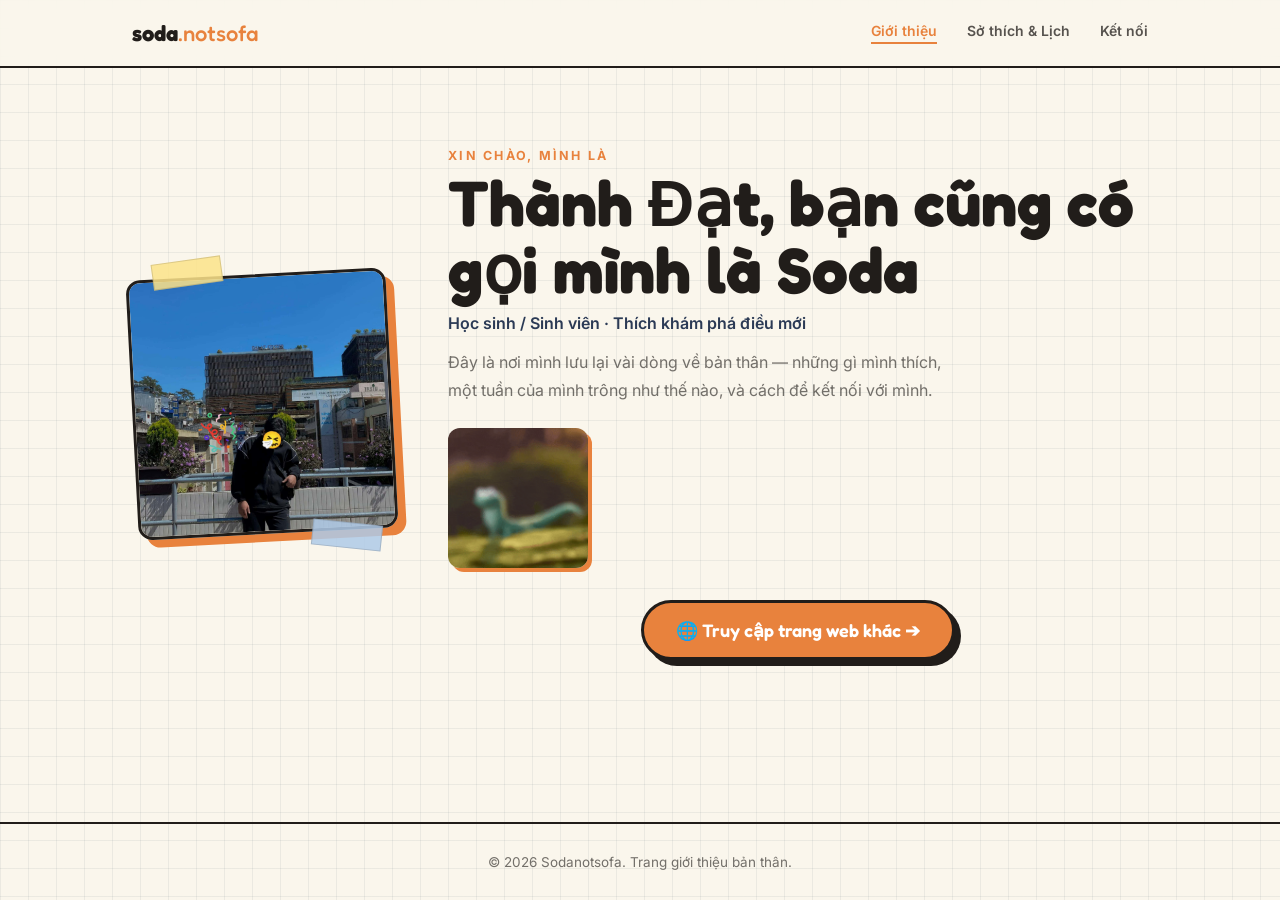
<file: index.html>
<!DOCTYPE html>
<html lang="vi">
<head>
<meta charset="UTF-8">
<meta name="viewport" content="width=device-width, initial-scale=1.0">
<title>Giới thiệu — LÊ VĂN THÀNH ĐẠT</title>
<link rel="preconnect" href="https://fonts.googleapis.com">
<link href="https://fonts.googleapis.com/css2?family=Fredoka:wght@500;600;700&family=Inter:wght@400;500;600;700&display=swap" rel="stylesheet">
<link rel="stylesheet" href="css/style.css">
</head>
<body>

<header id="site-header">
  <nav>
    <div class="logo">soda<span>.notsofa</span></div>
    <div class="nav-links">
      <a href="index.html" class="active">Giới thiệu</a>
      <a href="about.html">Sở thích & Lịch</a>
      <a href="contact.html">Kết nối</a>
    </div>
  </nav>
</header>

<main>
  <section class="hero" id="about">
    <div class="wrap hero-grid">
      <div class="avatar-wrap reveal">
        <div class="tape tape-1"></div>
        <div class="tape tape-2"></div>
        <div class="photo-frame avatar">
          <img src="images/avatar.jpg" alt="Ảnh đại diện Thành Đạt" onerror="this.style.display='none'">
          <div class="ph-fallback">
            <svg viewBox="0 0 24 24" fill="none" stroke="currentColor" stroke-width="1.4"><circle cx="12" cy="8" r="4"/><path d="M4 21c0-4.4 3.6-7 8-7s8 2.6 8 7"/></svg>
            <span>images/avatar.jpg</span>
          </div>
        </div>
      </div>
      <div class="hero-copy reveal">
        <div class="eyebrow">Xin chào, mình là</div>
        <h1>Thành Đạt, bạn cũng có gọi mình là Soda</h1>
        <p class="role">Học sinh / Sinh viên · Thích khám phá điều mới</p>
        <p class="bio">Đây là nơi mình lưu lại vài dòng về bản thân — những gì mình thích, một tuần của mình trông như thế nào, và cách để kết nối với mình.</p>
<img src="images/Lizard Hello GIF.gif" alt="Lizard vẫy tay chào" style="width: 140px; border-radius: 12px; margin-top: 24px; box-shadow: 4px 4px 0 var(--accent);">
<div style="margin-top: 32px; text-align: center;">
    <a href="https://alislee2544.github.io/my-portfolio./" target="_blank" class="btn-primary">
        🌐 Truy cập trang web khác ➔
    </a>
</div>
      </div>
    </div>
  </section>
</main>

<footer>
  <div class="wrap">
    <span>© 2026 Sodanotsofa. Trang giới thiệu bản thân.</span>
  </div>
</footer>

<script src="js/script.js"></script>
</body>
</html>
</file>
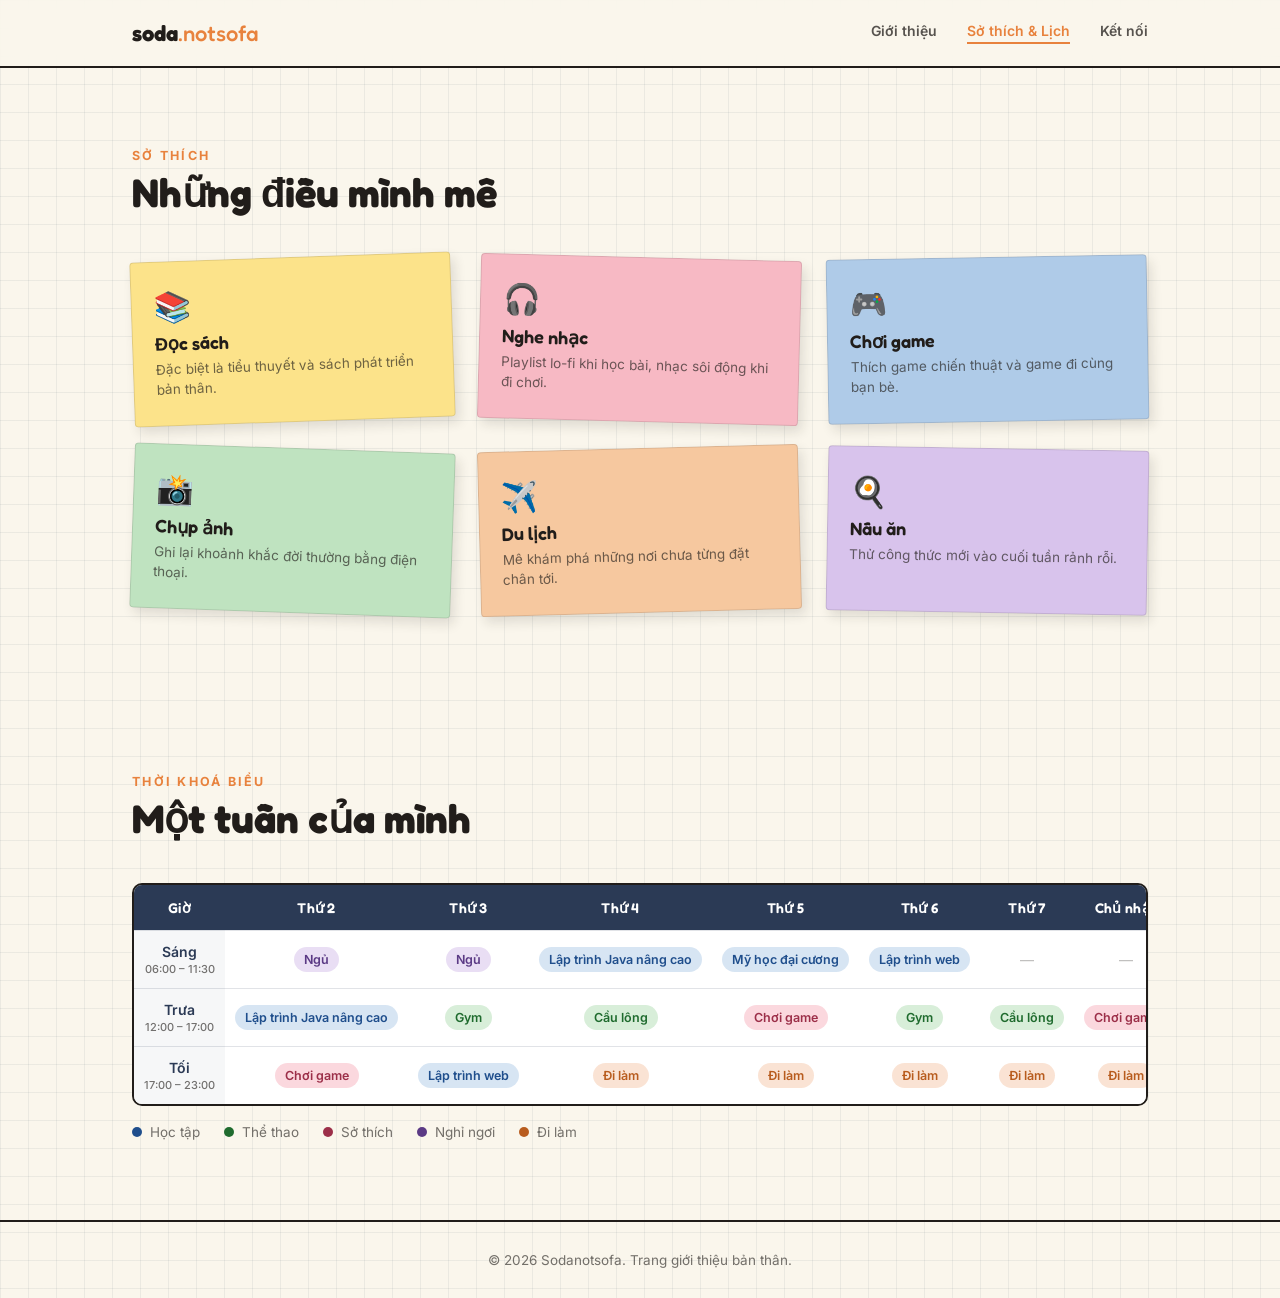
<file: about.html>
<!DOCTYPE html>
<html lang="vi">
<head>
<meta charset="UTF-8">
<meta name="viewport" content="width=device-width, initial-scale=1.0">
<title>Sở thích & Lịch — LÊ VĂN THÀNH ĐẠT</title>
<link rel="preconnect" href="https://fonts.googleapis.com">
<link href="https://fonts.googleapis.com/css2?family=Fredoka:wght@500;600;700&family=Inter:wght@400;500;600;700&display=swap" rel="stylesheet">
<link rel="stylesheet" href="css/style.css">
</head>
<body>

<header id="site-header">
  <nav>
    <div class="logo">soda<span>.notsofa</span></div>
    <div class="nav-links">
      <a href="index.html">Giới thiệu</a>
      <a href="about.html" class="active">Sở thích & Lịch</a>
      <a href="contact.html">Kết nối</a>
    </div>
  </nav>
</header>

<main>
  <section class="hobbies" id="hobbies">
    <div class="wrap">
      <div class="sec-head reveal">
        <div class="eyebrow">Sở thích</div>
        <h2>Những điều mình mê</h2>
      </div>
      <div class="sticky-grid">
        <div class="sticky note-yellow reveal">
          <span class="sticky-emoji">📚</span>
          <h3>Đọc sách</h3>
          <p>Đặc biệt là tiểu thuyết và sách phát triển bản thân.</p>
        </div>
        <div class="sticky note-pink reveal">
          <span class="sticky-emoji">🎧</span>
          <h3>Nghe nhạc</h3>
          <p>Playlist lo-fi khi học bài, nhạc sôi động khi đi chơi.</p>
        </div>
        <div class="sticky note-blue reveal">
          <span class="sticky-emoji">🎮</span>
          <h3>Chơi game</h3>
          <p>Thích game chiến thuật và game đi cùng bạn bè.</p>
        </div>
        <div class="sticky note-green reveal">
          <span class="sticky-emoji">📸</span>
          <h3>Chụp ảnh</h3>
          <p>Ghi lại khoảnh khắc đời thường bằng điện thoại.</p>
        </div>
        <div class="sticky note-orange reveal">
          <span class="sticky-emoji">✈️</span>
          <h3>Du lịch</h3>
          <p>Mê khám phá những nơi chưa từng đặt chân tới.</p>
        </div>
        <div class="sticky note-purple reveal">
          <span class="sticky-emoji">🍳</span>
          <h3>Nấu ăn</h3>
          <p>Thử công thức mới vào cuối tuần rảnh rỗi.</p>
        </div>
      </div>
    </div>
  </section>

  <section class="schedule" id="schedule">
    <div class="wrap">
      <div class="sec-head reveal">
        <div class="eyebrow">Thời khoá biểu</div>
        <h2>Một tuần của mình</h2>
      </div>

      <div class="table-scroll reveal">
        <table class="timetable">
          <thead>
            <tr>
              <th>Giờ</th>
              <th>Thứ 2</th>
              <th>Thứ 3</th>
              <th>Thứ 4</th>
              <th>Thứ 5</th>
              <th>Thứ 6</th>
              <th>Thứ 7</th>
              <th>Chủ nhật</th>
            </tr>
          </thead>
          <tbody>
            <tr>
              <td class="time">Sáng<br><small>06:00 – 11:30</small></td>
              <td><span class="tag tag-rest">Ngủ</span></td>
              <td><span class="tag tag-rest">Ngủ</span></td>
              <td><span class="tag tag-study">Lập trình Java nâng cao</span></td>
              <td><span class="tag tag-study">Mỹ học đại cương</span></td>
              <td><span class="tag tag-study">Lập trình web</span></td>
              <td class="empty">—</td>
              <td class="empty">—</td>
            </tr>
            <tr>
              <td class="time">Trưa<br><small>12:00 – 17:00</small></td>
              <td><span class="tag tag-study">Lập trình Java nâng cao</span></td>
              <td><span class="tag tag-sport">Gym</span></td>
              <td><span class="tag tag-sport">Cầu lông</span></td>
              <td><span class="tag tag-hobby">Chơi game</span></td>
              <td><span class="tag tag-sport">Gym</span></td>
              <td><span class="tag tag-sport">Cầu lông</span></td>
              <td><span class="tag tag-hobby">Chơi game</span></td>
            </tr>
            <tr>
              <td class="time">Tối<br><small>17:00 – 23:00</small></td>
              <td><span class="tag tag-hobby">Chơi game</span></td>
              <td><span class="tag tag-study">Lập trình web</span></td>
              <td><span class="tag tag-work">Đi làm</span></td>
              <td><span class="tag tag-work">Đi làm</span></td>
              <td><span class="tag tag-work">Đi làm</span></td>
              <td><span class="tag tag-work">Đi làm</span></td>
              <td><span class="tag tag-work">Đi làm</span></td>
            </tr>
          </tbody>
        </table>
      </div>
      <div class="legend">
        <span><i class="dot tag-study"></i> Học tập</span>
        <span><i class="dot tag-sport"></i> Thể thao</span>
        <span><i class="dot tag-hobby"></i> Sở thích</span>
        <span><i class="dot tag-rest"></i> Nghỉ ngơi</span>
        <span><i class="dot tag-work"></i> Đi làm</span>
      </div>
    </div>
  </section>
</main>

<footer>
  <div class="wrap">
    <span>© 2026 Sodanotsofa. Trang giới thiệu bản thân.</span>
  </div>
</footer>

<script src="js/script.js"></script>
</body>
</html>
</file>
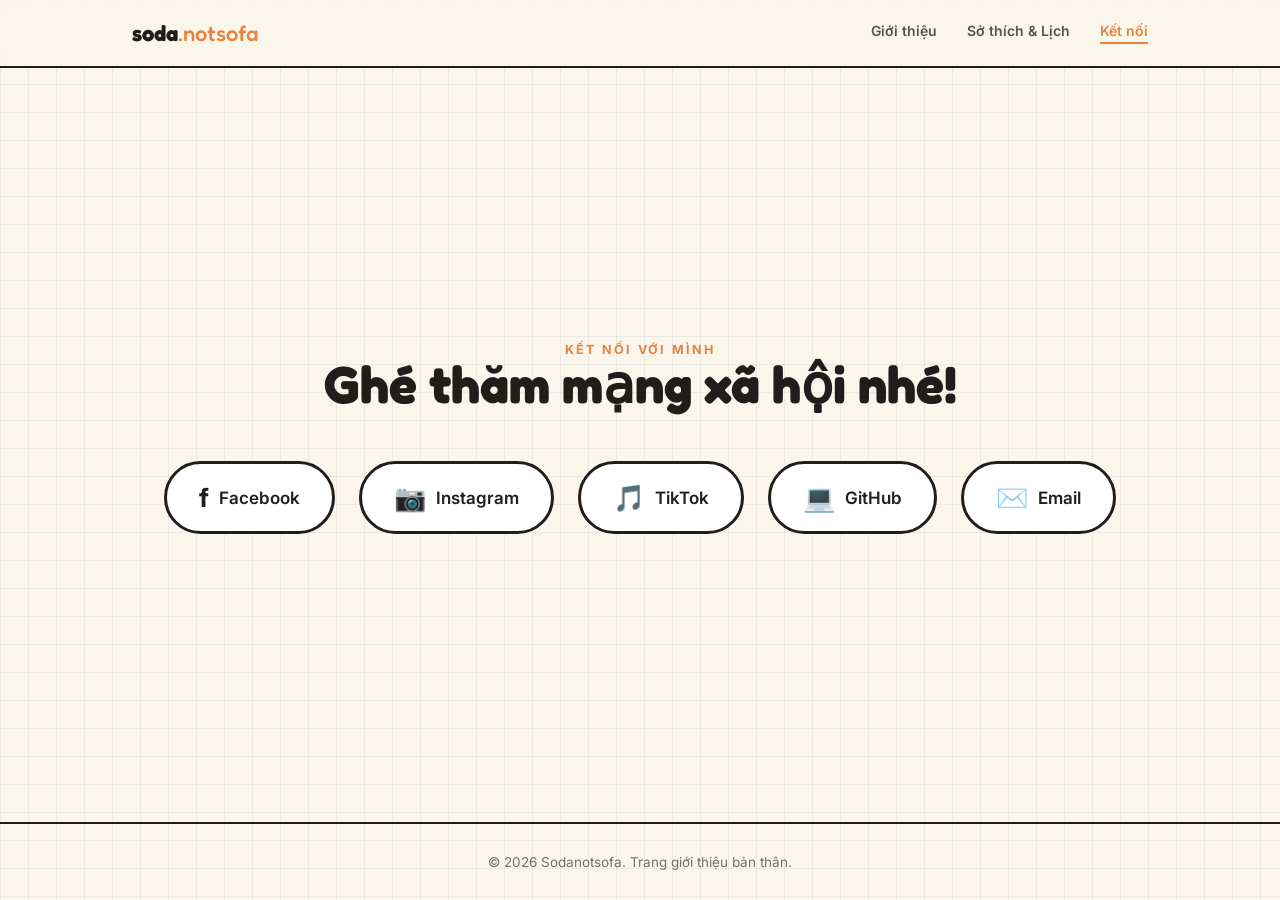
<file: contact.html>
<!DOCTYPE html>
<html lang="vi">
<head>
<meta charset="UTF-8">
<meta name="viewport" content="width=device-width, initial-scale=1.0">
<title>Kết nối — LÊ VĂN THÀNH ĐẠT</title>
<link rel="preconnect" href="https://fonts.googleapis.com">
<link href="https://fonts.googleapis.com/css2?family=Fredoka:wght@500;600;700&family=Inter:wght@400;500;600;700&display=swap" rel="stylesheet">
<link rel="stylesheet" href="css/style.css">
</head>
<body>

<header id="site-header">
  <nav>
    <div class="logo">soda<span>.notsofa</span></div>
    <div class="nav-links">
      <a href="index.html">Giới thiệu</a>
      <a href="about.html">Sở thích & Lịch</a>
      <a href="contact.html" class="active">Kết nối</a>
    </div>
  </nav>
</header>

<main>
  <section class="page-connect-layout">
    <div class="connect" id="connect">
      <div class="wrap reveal">
        <div class="eyebrow">Kết nối với mình</div>
        <h2>Ghé thăm mạng xã hội nhé!</h2>
        <div class="social-grid">
          <a href="https://facebook.com/soda254" target="_blank" rel="noopener" class="social-btn fb">
            <span class="social-icon">f</span> Facebook
          </a>
          <a href="https://www.instagram.com/sodanotsofa._/" target="_blank" rel="noopener" class="social-btn ig">
            <span class="social-icon">📷</span> Instagram
          </a>
          <a href="https://tiktok.com/@soda_2504" target="_blank" rel="noopener" class="social-btn tt">
            <span class="social-icon">🎵</span> TikTok
          </a>
          <a href="https://github.com/alislee2544" target="_blank" rel="noopener" class="social-btn gh">
            <span class="social-icon">💻</span> GitHub
          </a>
          <a href="mailto:phanngoctien7747@gmail.com" class="social-btn mail">
            <span class="social-icon">✉️</span> Email
          </a>
        </div>
      </div>
    </div>
  </section>
</main>

<footer>
  <div class="wrap">
    <span>© 2026 Sodanotsofa. Trang giới thiệu bản thân.</span>
  </div>
</footer>

<script src="js/script.js"></script>
</body>
</html>
</file>
<file: css/style.css>
:root{
  --paper:#FAF6EC;
  --grid-line: rgba(43,58,85,0.07);
  --ink:#211D1A;
  --navy:#2B3A55;
  --accent:#E8823D;
  --muted: rgba(33,29,26,0.62);
  --line: rgba(43,58,85,0.14);

  --yellow:#FCE38A;
  --pink:#F7B9C4;
  --blue:#AFCBE8;
  --green:#BFE3C0;
  --orange:#F6C89F;
  --purple:#D8C3EC;
}
*{box-sizing:border-box; margin:0; padding:0;}
html{scroll-behavior:smooth;}
body{
  background-color:var(--paper);
  background-image:
    linear-gradient(var(--grid-line) 1px, transparent 1px),
    linear-gradient(90deg, var(--grid-line) 1px, transparent 1px);
  background-size: 28px 28px;
  color:var(--ink);
  font-family:'Inter', sans-serif;
  display: flex;
  flex-direction: column;
  min-height: 100vh;
}
main { flex: 1; }

h1,h2,h3,.display{ font-family:'Fredoka', sans-serif; line-height:1.05; }
a{color:inherit; text-decoration:none;}
img{max-width:100%; display:block;}
.wrap{max-width:1080px; margin:0 auto; padding:0 32px;}

.eyebrow{
  font-size:12.5px; letter-spacing:0.18em; text-transform:uppercase;
  font-weight:700; color:var(--accent);
}

/* ---------- Scroll reveal ---------- */
.reveal{ opacity:0; transform:translateY(24px); transition: opacity .7s ease, transform .7s cubic-bezier(.2,.7,.2,1); }
.reveal.in-view{ opacity:1; transform:translateY(0); }
@media (prefers-reduced-motion: reduce){ .reveal{opacity:1; transform:none; transition:none;} }

/* ---------- Nav ---------- */
header{
  position:sticky; top:0; z-index:50;
  background:rgba(250,246,236,0.88); backdrop-filter: blur(8px);
  border-bottom:2px solid var(--ink);
}
nav{ display:flex; align-items:center; justify-content:space-between; padding:20px 32px; max-width:1080px; margin:0 auto;}
.logo{ font-family:'Fredoka', sans-serif; font-weight:700; font-size:22px;}
.logo span{ color:var(--accent); font-weight:500;}
.nav-links{ display:flex; gap:30px; font-size:14px; font-weight:600;}
.nav-links a{ opacity:0.75; padding-bottom:3px; border-bottom:2px solid transparent; transition: all .2s ease;}
.nav-links a:hover, .nav-links a.active { opacity:1; border-color:var(--accent); color:var(--accent);}
@media(max-width:700px){ .nav-links{ display:none; } }

/* ---------- Photo frame / avatar ---------- */
.photo-frame{
  position:relative; overflow:hidden;
  background: linear-gradient(135deg, #EFE7D6 0%, #E3D8C1 100%);
  display:flex; align-items:center; justify-content:center;
}
.photo-frame img{ width:100%; height:100%; object-fit:cover; position:absolute; inset:0; z-index:2; }
.photo-frame .ph-fallback{ position:relative; z-index:1; text-align:center; padding:14px; color:rgba(33,29,26,0.4); }
.photo-frame .ph-fallback svg{ width:34px; height:34px; margin-bottom:8px; }
.photo-frame .ph-fallback span{ display:block; font-size:10.5px; letter-spacing:0.05em; text-transform:uppercase; font-weight:700; }

/* ---------- Hero ---------- */
.hero{ padding:80px 0 60px; }
.hero-grid{ display:grid; grid-template-columns: 260px 1fr; gap:56px; align-items:center; }
.avatar-wrap{ position:relative; width:260px; }
.avatar{
  width:260px; height:260px; border-radius:14px;
  border:3px solid var(--ink);
  box-shadow: 8px 8px 0 var(--accent);
  transform: rotate(-3deg);
}
.tape{ position:absolute; width:70px; height:26px; background: rgba(252,227,138,0.85); border:1px solid rgba(33,29,26,0.15); }
.tape-1{ top:-14px; left:20px; transform:rotate(-8deg); z-index:3;}
.tape-2{ bottom:-14px; right:10px; transform:rotate(6deg); background:rgba(175,203,232,0.85); z-index:3;}

.hero-copy h1{ font-size:clamp(38px,5.4vw,64px); font-weight:700; margin:6px 0 10px;}
.hero-copy .role{ font-weight:600; color:var(--navy); margin-bottom:16px; font-size:16px;}
.hero-copy .bio{ color:var(--muted); font-size:16px; line-height:1.7; max-width:520px;}

@media(max-width:760px){
  .hero-grid{ grid-template-columns:1fr; justify-items:center; text-align:center;}
  .hero-copy .bio{ margin-left:auto; margin-right:auto;}
}

/* ---------- Section head ---------- */
section{ padding:80px 0; }
.sec-head{ margin-bottom:44px; }
.sec-head h2{ font-size:clamp(28px,3.6vw,40px); font-weight:700; margin-top:8px;}

/* ---------- Hobbies (sticky notes) ---------- */
.sticky-grid{ display:grid; grid-template-columns:repeat(3, 1fr); gap:26px; }
.sticky{
  padding:26px 22px; border-radius:4px;
  border:1px solid rgba(33,29,26,0.12);
  box-shadow: 4px 6px 12px rgba(33,29,26,0.12);
  transition: transform .25s ease, box-shadow .25s ease;
}
.sticky:nth-child(1){ transform:rotate(-2deg); }
.sticky:nth-child(2){ transform:rotate(1.5deg); }
.sticky:nth-child(3){ transform:rotate(-1deg); }
.sticky:nth-child(4){ transform:rotate(2deg); }
.sticky:nth-child(5){ transform:rotate(-1.5deg); }
.sticky:nth-child(6){ transform:rotate(1deg); }
.sticky:hover{ transform: rotate(0deg) translateY(-6px) scale(1.02); box-shadow: 6px 10px 18px rgba(33,29,26,0.18); }
.sticky-emoji{ font-size:30px; display:block; margin-bottom:10px;}
.sticky h3{ font-size:18px; font-weight:600; margin-bottom:6px;}
.sticky p{ font-size:13.5px; color:rgba(33,29,26,0.65); line-height:1.5;}

.note-yellow{ background:var(--yellow); }
.note-pink{ background:var(--pink); }
.note-blue{ background:var(--blue); }
.note-green{ background:var(--green); }
.note-orange{ background:var(--orange); }
.note-purple{ background:var(--purple); }

@media(max-width:860px){ .sticky-grid{ grid-template-columns:repeat(2,1fr); } }
@media(max-width:560px){ .sticky-grid{ grid-template-columns:1fr; } .sticky{ transform:none !important; } }

/* ---------- Timetable ---------- */
.table-scroll{ overflow-x:auto; border:2px solid var(--ink); border-radius:10px; background:#fff; }
.timetable{ width:100%; border-collapse:collapse; min-width:720px; font-size:14px; }
.timetable th{
  background:var(--navy); color:#fff; font-family:'Fredoka', sans-serif;
  font-weight:600; padding:14px 10px; text-align:center; letter-spacing:0.02em;
}
.timetable td{ padding:12px 10px; text-align:center; border-top:1px solid var(--line); }
.timetable .time{ font-weight:600; color:var(--navy); white-space:nowrap; background:rgba(43,58,85,0.04); }
.timetable .empty{ color:rgba(33,29,26,0.3); }

.tag{ display:inline-block; padding:5px 10px; border-radius:100px; font-size:12.5px; font-weight:600; white-space:nowrap; }
.tag-study{ background:rgba(175,203,232,0.5); color:#1F4E8C; }
.tag-sport{ background:rgba(191,227,192,0.6); color:#1F6B2E; }
.tag-hobby{ background:rgba(247,185,196,0.55); color:#9C2F49; }
.tag-rest{ background:rgba(216,195,236,0.55); color:#5B3A85; }
.tag-work{ background:rgba(232,130,61,0.22); color:#B85C1E; }
.timetable .time small{ display:block; font-weight:500; color:var(--muted); font-size:11px; margin-top:2px; }
.legend{ display:flex; gap:24px; flex-wrap:wrap; margin-top:18px; font-size:13.5px; color:var(--muted); }
.legend span{ display:flex; align-items:center; gap:8px; }
.dot{ width:10px; height:10px; border-radius:50%; display:inline-block; }
.dot.tag-study{ background:#1F4E8C; }
.dot.tag-sport{ background:#1F6B2E; }
.dot.tag-hobby{ background:#9C2F49; }
.dot.tag-rest{ background:#5B3A85; }
.dot.tag-work{ background:#B85C1E; }

/* ---------- Connect / social (Trang Kết nối) ---------- */
.connect{ text-align:center; }
.page-connect-layout {
  min-height: calc(100vh - 160px); 
  display: flex;
  align-items: center;
  justify-content: center;
}
.page-connect-layout h2 {
  font-size: clamp(34px, 5vw, 52px); 
  margin-bottom: 50px;
}
.page-connect-layout .social-grid {
  display: flex; justify-content: center; gap: 24px; flex-wrap: wrap;
}
.page-connect-layout .social-btn {
  display:inline-flex; align-items:center; gap:10px;
  padding: 18px 32px; border-radius:100px; font-weight:600; font-size: 17px; 
  border: 3px solid var(--ink); background:#fff;
  transition: transform .2s ease, background .2s ease, color .2s ease;
}
.page-connect-layout .social-btn:hover{ transform: translateY(-3px); }
.page-connect-layout .social-icon { font-size: 26px; font-weight:700; }

.social-btn.fb:hover{ background:#3B5998; color:#fff; border-color:#3B5998; }
.social-btn.ig:hover{ background:linear-gradient(45deg,#F58529,#DD2A7B,#8134AF,#515BD4); color:#fff; border-color:transparent; }
.social-btn.tt:hover{ background:#000; color:#fff; border-color:#000; }
.social-btn.gh:hover{ background:#181717; color:#fff; border-color:#181717; }
.social-btn.mail:hover{ background:var(--accent); color:#fff; border-color:var(--accent); }

footer{ border-top:2px solid var(--ink); padding:30px 0; font-size:13.5px; color:var(--muted); text-align:center; }
.btn-primary {
  display: inline-block;
  padding: 16px 32px;
  background-color: var(--accent); /* Màu cam chủ đạo bài 32 */
  color: #fff;
  font-family: 'Fredoka', sans-serif; /* Font bài 32 */
  font-size: 18px;
  font-weight: 600;
  border-radius: 100px;
  border: 3px solid var(--ink);
  box-shadow: 6px 6px 0 var(--ink);
  transition: transform 0.2s ease, box-shadow 0.2s ease;
  text-decoration: none; /* Bỏ gạch chân của link */
}

.btn-primary:hover {
  transform: translateY(-4px);
  box-shadow: 8px 10px 0 var(--ink);
  color: #fff;
}
</file>
